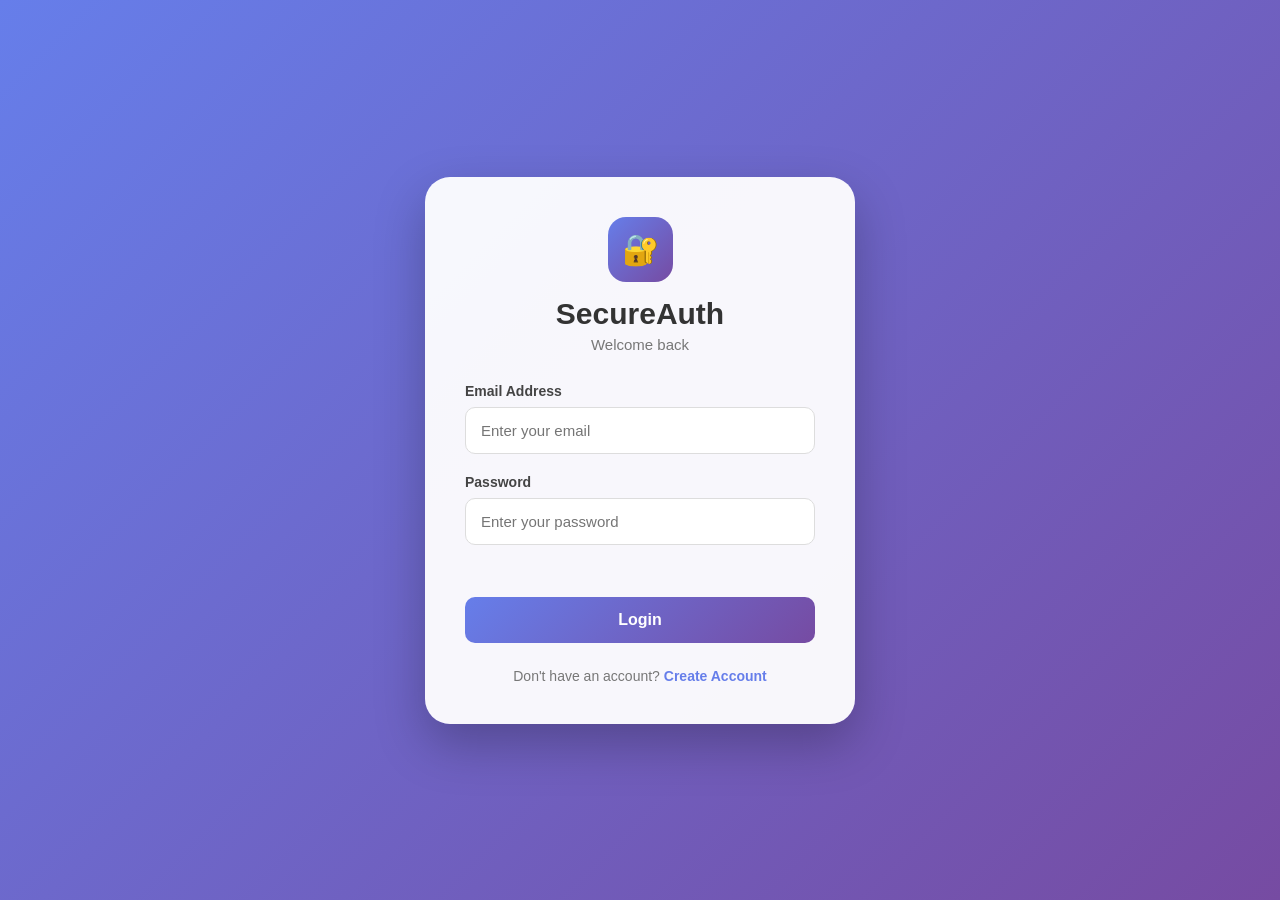
<file: Login-Authentication/index.html>
<!DOCTYPE html>
<html lang="en">
<head>
    <meta charset="UTF-8">
    <meta name="viewport" content="width=device-width, initial-scale=1.0">

    <title>Login | SecureAuth</title>

    <link rel="stylesheet" href="style.css">
</head>

<body>

    <div class="auth-container">

        <div class="auth-card">

            <div class="brand">
                <div class="brand-icon">🔐</div>
                <h1>SecureAuth</h1>
                <p>Welcome back</p>
            </div>

            <form id="loginForm">

                <div class="form-group">
                    <label for="loginEmail">Email Address</label>

                    <input
                        type="email"
                        id="loginEmail"
                        placeholder="Enter your email"
                        required
                    >
                </div>

                <div class="form-group">
                    <label for="loginPassword">Password</label>

                    <input
                        type="password"
                        id="loginPassword"
                        placeholder="Enter your password"
                        required
                    >
                </div>

                <p id="loginMessage" class="message"></p>

                <button type="submit" class="primary-btn">
                    Login
                </button>

            </form>

            <p class="switch-text">
                Don't have an account?
                <a href="register.html">Create Account</a>
            </p>

        </div>

    </div>

    <script src="script.js"></script>

</body>
</html>
</file>
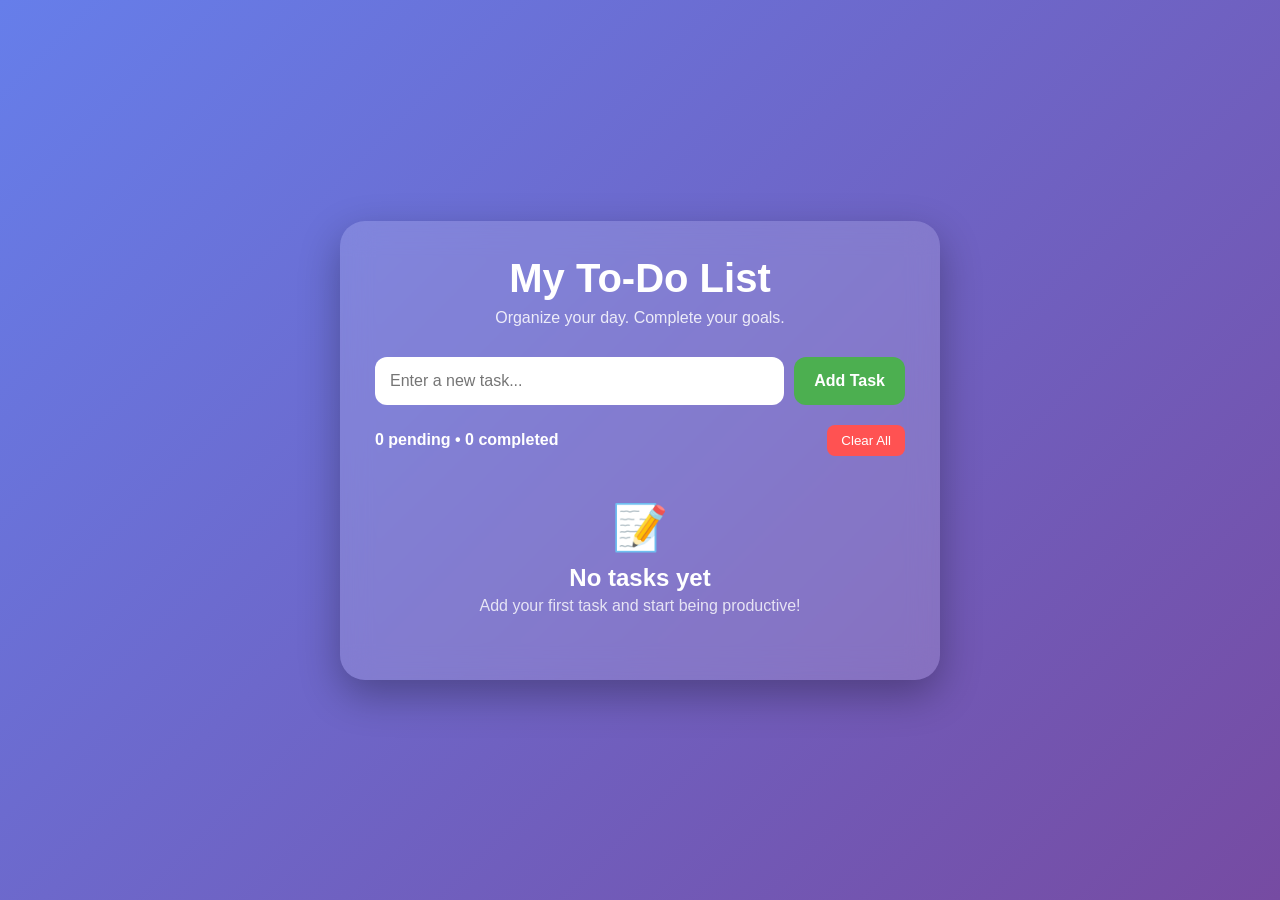
<file: ToDo-WebApp/index.html>
<!DOCTYPE html>
<html lang="en">
<head>
    <meta charset="UTF-8">
    <meta name="viewport" content="width=device-width, initial-scale=1.0">

    <title>My To-Do List</title>

    <link rel="stylesheet" href="style.css">
</head>

<body>

    <div class="container">

        <h1>My To-Do List</h1>

        <p class="subtitle">
            Organize your day. Complete your goals.
        </p>

        <div class="todo-input">

            <input
                type="text"
                id="taskInput"
                placeholder="Enter a new task..."
            >

            <button id="addTask">
                Add Task
            </button>

        </div>

        <div class="task-info">

            <span id="taskCount">
                0 tasks
            </span>

            <button id="clearAll">
                Clear All
            </button>

        </div>

        <ul id="taskList"></ul>

        <div id="emptyMessage">
            <div class="empty-icon">📝</div>

            <h2>No tasks yet</h2>

            <p>
                Add your first task and start being productive!
            </p>
        </div>

    </div>

    <script src="script.js"></script>

</body>
</html>
</file>
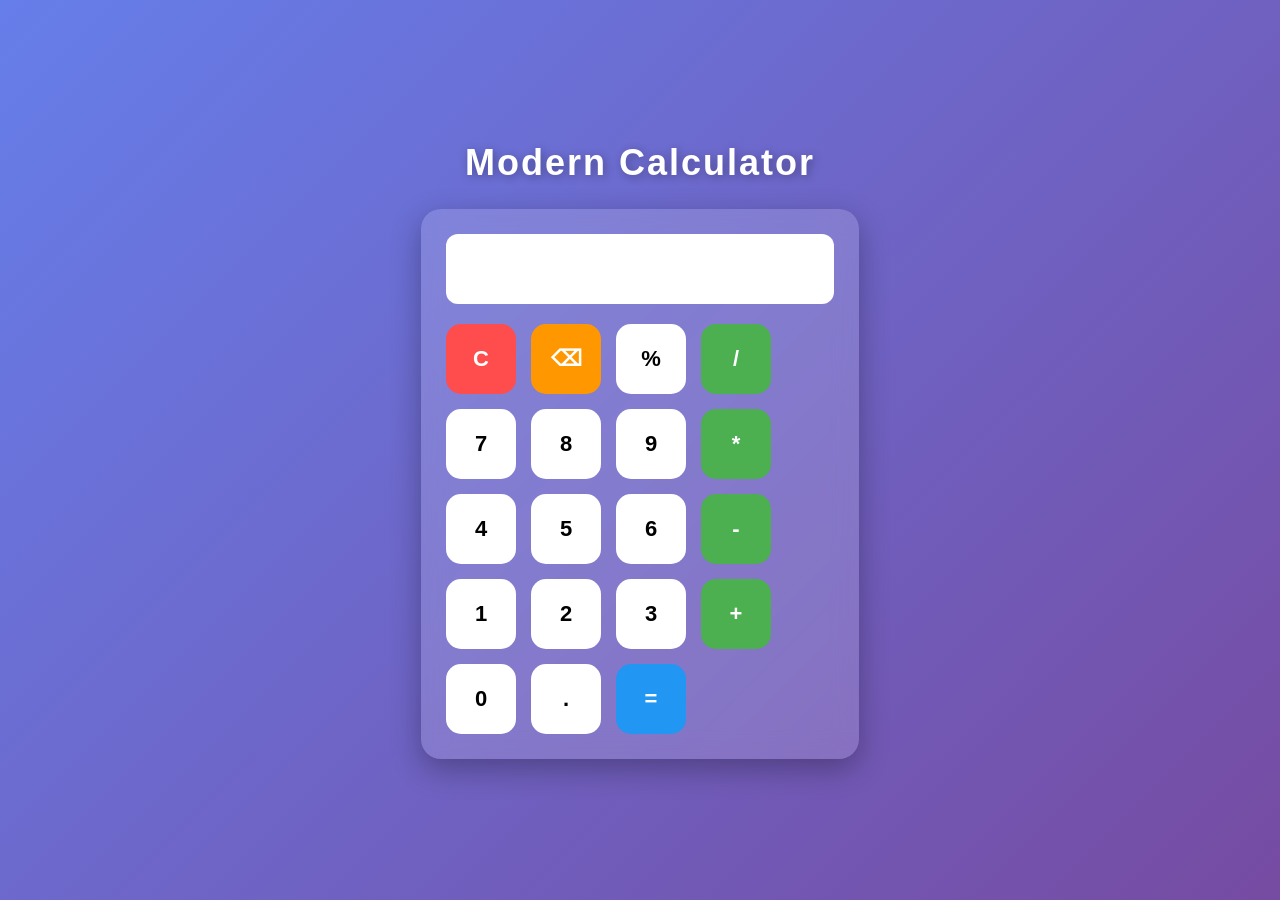
<file: WebDev-L2-Calculator/index.html>
<!DOCTYPE html>
<html lang="en">
<head>
    <meta charset="UTF-8">
    <meta name="viewport" content="width=device-width, initial-scale=1.0">
    <title>Modern Calculator</title>
    <link rel="stylesheet" href="style.css">
</head>
<body>

    <h1>Modern Calculator</h1>

    <div class="calculator">
        <input type="text" id="display" readonly>

        <div class="buttons">
            <button>C</button>
            <button>⌫</button>
            <button>%</button>
            <button>/</button>

            <button>7</button>
            <button>8</button>
            <button>9</button>
            <button>*</button>

            <button>4</button>
            <button>5</button>
            <button>6</button>
            <button>-</button>

            <button>1</button>
            <button>2</button>
            <button>3</button>
            <button>+</button>

            <button>0</button>
            <button>.</button>
            <button>=</button>
        </div>
    </div>

    <script src="script.js"></script>

</body>
</html>
</file>
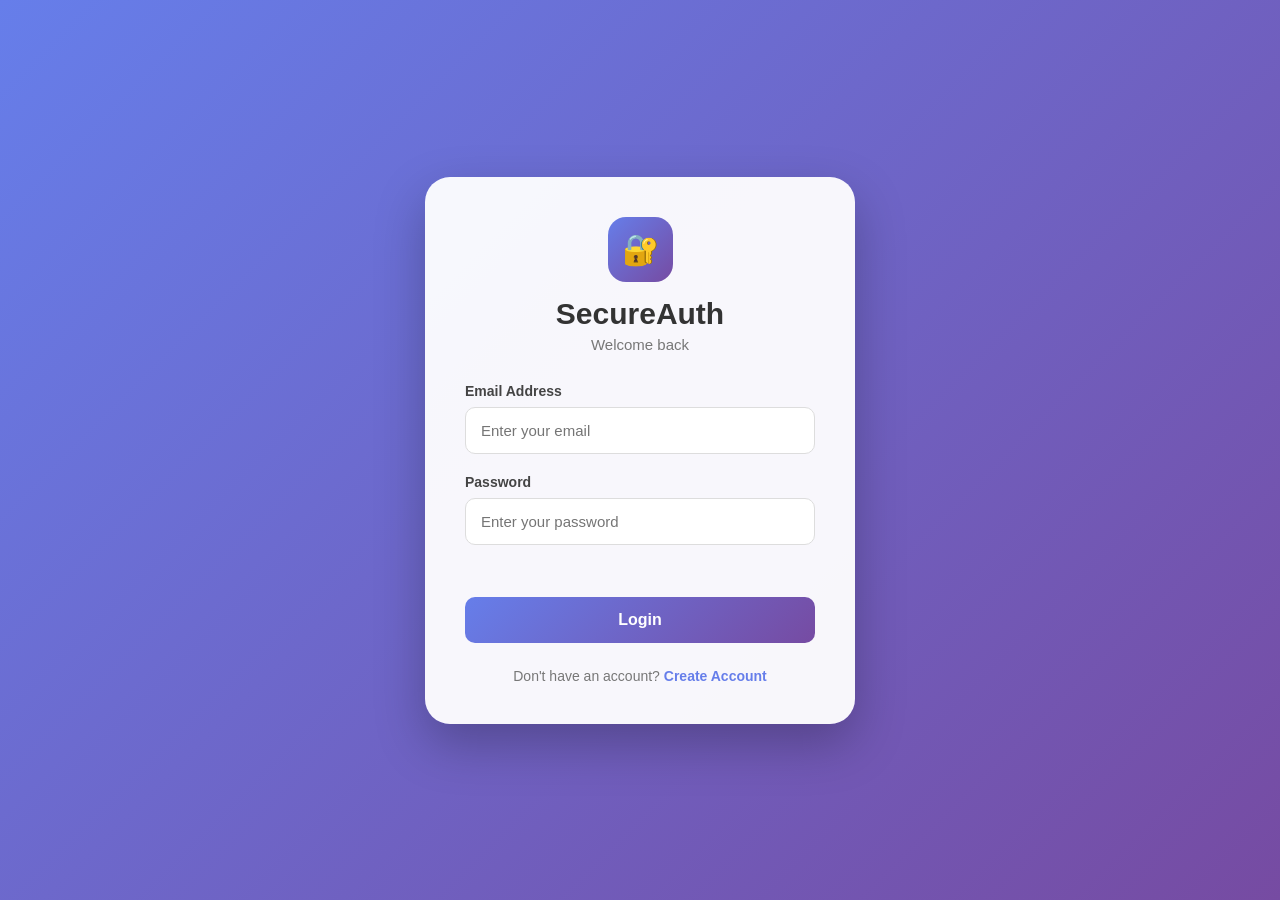
<file: Login-Authentication/dashboard.html>
<!DOCTYPE html>
<html lang="en">
<head>
    <meta charset="UTF-8">
    <meta name="viewport" content="width=device-width, initial-scale=1.0">

    <title>Dashboard | SecureAuth</title>

    <link rel="stylesheet" href="style.css">
</head>

<body>

    <div class="dashboard">

        <header class="dashboard-header">

            <div>
                <h1>SecureAuth</h1>
                <p>Protected Dashboard</p>
            </div>

            <button id="logoutButton" class="logout-btn">
                Logout
            </button>

        </header>

        <main class="dashboard-content">

            <div class="welcome-card">

                <div class="welcome-icon">
                    👋
                </div>

                <div>
                    <h2>
                        Welcome, <span id="userName">User</span>!
                    </h2>

                    <p>
                        You have successfully logged into your protected dashboard.
                    </p>
                </div>

            </div>

            <div class="dashboard-grid">

                <div class="info-card">
                    <div class="card-icon">👤</div>
                    <h3>Account</h3>
                    <p id="userEmail">Loading...</p>
                </div>

                <div class="info-card">
                    <div class="card-icon">🔒</div>
                    <h3>Security</h3>
                    <p>Password protected account</p>
                </div>

                <div class="info-card">
                    <div class="card-icon">✅</div>
                    <h3>Status</h3>
                    <p>Authenticated</p>
                </div>

            </div>

        </main>

    </div>

    <script src="script.js"></script>

</body>
</html>
</file>
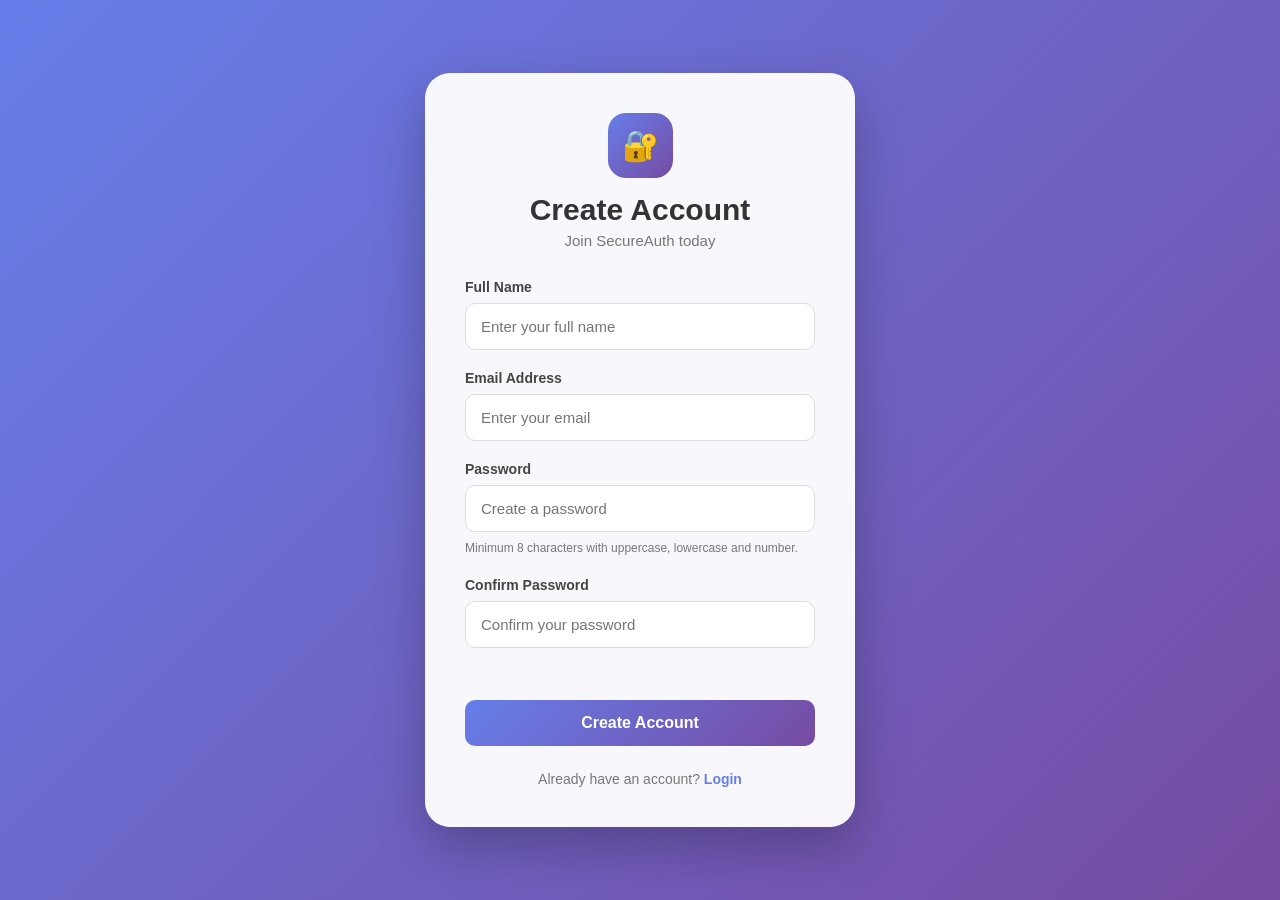
<file: Login-Authentication/register.html>
<!DOCTYPE html>
<html lang="en">
<head>
    <meta charset="UTF-8">
    <meta name="viewport" content="width=device-width, initial-scale=1.0">

    <title>Register | SecureAuth</title>

    <link rel="stylesheet" href="style.css">
</head>

<body>

    <div class="auth-container">

        <div class="auth-card">

            <div class="brand">
                <div class="brand-icon">🔐</div>
                <h1>Create Account</h1>
                <p>Join SecureAuth today</p>
            </div>

            <form id="registerForm">

                <div class="form-group">
                    <label for="registerName">Full Name</label>

                    <input
                        type="text"
                        id="registerName"
                        placeholder="Enter your full name"
                        required
                    >
                </div>

                <div class="form-group">
                    <label for="registerEmail">Email Address</label>

                    <input
                        type="email"
                        id="registerEmail"
                        placeholder="Enter your email"
                        required
                    >
                </div>

                <div class="form-group">
                    <label for="registerPassword">Password</label>

                    <input
                        type="password"
                        id="registerPassword"
                        placeholder="Create a password"
                        required
                    >

                    <small>
                        Minimum 8 characters with uppercase, lowercase and number.
                    </small>
                </div>

                <div class="form-group">
                    <label for="confirmPassword">Confirm Password</label>

                    <input
                        type="password"
                        id="confirmPassword"
                        placeholder="Confirm your password"
                        required
                    >
                </div>

                <p id="registerMessage" class="message"></p>

                <button type="submit" class="primary-btn">
                    Create Account
                </button>

            </form>

            <p class="switch-text">
                Already have an account?
                <a href="index.html">Login</a>
            </p>

        </div>

    </div>

    <script src="script.js"></script>

</body>
</html>
</file>
<file: Login-Authentication/style.css>
* {
    margin: 0;
    padding: 0;
    box-sizing: border-box;
    font-family: Arial, Helvetica, sans-serif;
}

body {
    min-height: 100vh;
    background: linear-gradient(135deg, #667eea, #764ba2);
    color: #333;
}

/* =========================
   AUTH PAGES
========================= */

.auth-container {
    min-height: 100vh;

    display: flex;
    justify-content: center;
    align-items: center;

    padding: 25px;
}

.auth-card {
    width: 100%;
    max-width: 430px;

    padding: 40px;

    background: rgba(255, 255, 255, 0.95);

    border-radius: 25px;

    box-shadow:
        0 20px 50px rgba(0, 0, 0, 0.25);

    animation: cardAppear 0.5s ease;
}

.brand {
    text-align: center;
    margin-bottom: 30px;
}

.brand-icon {
    width: 65px;
    height: 65px;

    margin: 0 auto 15px;

    display: flex;
    justify-content: center;
    align-items: center;

    border-radius: 18px;

    background: linear-gradient(135deg, #667eea, #764ba2);

    font-size: 30px;
}

.brand h1 {
    color: #333;
    font-size: 30px;
    margin-bottom: 5px;
}

.brand p {
    color: #777;
    font-size: 15px;
}

/* =========================
   FORM
========================= */

.form-group {
    margin-bottom: 20px;
}

.form-group label {
    display: block;

    margin-bottom: 8px;

    font-size: 14px;
    font-weight: bold;

    color: #444;
}

.form-group input {
    width: 100%;

    padding: 14px 15px;

    border: 1px solid #ddd;

    border-radius: 10px;

    outline: none;

    font-size: 15px;

    transition: 0.3s;
}

.form-group input:focus {
    border-color: #667eea;

    box-shadow:
        0 0 0 3px rgba(102, 126, 234, 0.12);
}

.form-group small {
    display: block;

    margin-top: 7px;

    color: #777;

    font-size: 12px;

    line-height: 1.5;
}

.primary-btn {
    width: 100%;

    padding: 14px;

    border: none;

    border-radius: 10px;

    background: linear-gradient(135deg, #667eea, #764ba2);

    color: white;

    font-size: 16px;

    font-weight: bold;

    cursor: pointer;

    transition: 0.3s;
}

.primary-btn:hover {
    transform: translateY(-2px);

    box-shadow:
        0 8px 20px rgba(102, 126, 234, 0.3);
}

.message {
    min-height: 20px;

    margin-bottom: 12px;

    text-align: center;

    font-size: 14px;

    font-weight: bold;
}

.success {
    color: #2e7d32;
}

.error {
    color: #d32f2f;
}

.switch-text {
    text-align: center;

    margin-top: 25px;

    color: #777;

    font-size: 14px;
}

.switch-text a {
    color: #667eea;

    font-weight: bold;

    text-decoration: none;
}

.switch-text a:hover {
    text-decoration: underline;
}

/* =========================
   DASHBOARD
========================= */

.dashboard {
    min-height: 100vh;
}

.dashboard-header {
    display: flex;

    justify-content: space-between;
    align-items: center;

    padding: 25px 7%;

    background: rgba(255, 255, 255, 0.95);

    box-shadow:
        0 5px 20px rgba(0, 0, 0, 0.1);
}

.dashboard-header h1 {
    color: #333;

    font-size: 28px;
}

.dashboard-header p {
    color: #777;

    margin-top: 4px;
}

.logout-btn {
    padding: 11px 20px;

    border: none;

    border-radius: 9px;

    background: #ff5252;

    color: white;

    font-weight: bold;

    cursor: pointer;

    transition: 0.3s;
}

.logout-btn:hover {
    background: #e53935;

    transform: translateY(-2px);
}

.dashboard-content {
    width: 86%;

    max-width: 1100px;

    margin: 50px auto;
}

.welcome-card {
    display: flex;

    align-items: center;

    gap: 20px;

    padding: 30px;

    background: rgba(255, 255, 255, 0.95);

    border-radius: 20px;

    box-shadow:
        0 10px 30px rgba(0, 0, 0, 0.15);

    margin-bottom: 30px;
}

.welcome-icon {
    width: 65px;
    height: 65px;

    display: flex;
    justify-content: center;
    align-items: center;

    border-radius: 18px;

    background: #eef0ff;

    font-size: 30px;
}

.welcome-card h2 {
    margin-bottom: 7px;

    color: #333;
}

.welcome-card p {
    color: #777;
}

.dashboard-grid {
    display: grid;

    grid-template-columns:
        repeat(3, 1fr);

    gap: 20px;
}

.info-card {
    padding: 30px;

    background: rgba(255, 255, 255, 0.95);

    border-radius: 18px;

    box-shadow:
        0 10px 30px rgba(0, 0, 0, 0.12);

    transition: 0.3s;
}

.info-card:hover {
    transform: translateY(-5px);
}

.card-icon {
    font-size: 30px;

    margin-bottom: 15px;
}

.info-card h3 {
    margin-bottom: 8px;

    color: #333;
}

.info-card p {
    color: #777;

    word-break: break-word;
}

/* =========================
   ANIMATION
========================= */

@keyframes cardAppear {

    from {
        opacity: 0;

        transform:
            translateY(20px);
    }

    to {
        opacity: 1;

        transform:
            translateY(0);
    }
}

/* =========================
   RESPONSIVE
========================= */

@media (max-width: 768px) {

    .auth-card {
        padding: 30px 22px;
    }

    .dashboard-header {
        padding: 20px;
    }

    .dashboard-header h1 {
        font-size: 23px;
    }

    .dashboard-content {
        width: 92%;

        margin: 30px auto;
    }

    .dashboard-grid {
        grid-template-columns: 1fr;
    }

    .welcome-card {
        align-items: flex-start;

        padding: 22px;
    }
}

@media (max-width: 500px) {

    .dashboard-header {
        flex-direction: column;

        align-items: flex-start;

        gap: 15px;
    }

    .logout-btn {
        width: 100%;
    }

    .welcome-card {
        flex-direction: column;
    }
}
</file>
<file: ToDo-WebApp/style.css>
* {
    margin: 0;
    padding: 0;
    box-sizing: border-box;
    font-family: Arial, Helvetica, sans-serif;
}

body {
    min-height: 100vh;
    display: flex;
    justify-content: center;
    align-items: center;
    padding: 30px 15px;
    background: linear-gradient(135deg, #667eea, #764ba2);
}

.container {
    width: 100%;
    max-width: 600px;
    padding: 35px;
    border-radius: 25px;
    background: rgba(255, 255, 255, 0.15);
    backdrop-filter: blur(15px);
    -webkit-backdrop-filter: blur(15px);
    box-shadow: 0 15px 40px rgba(0, 0, 0, 0.3);
}

h1 {
    text-align: center;
    color: white;
    font-size: 40px;
    margin-bottom: 8px;
}

.subtitle {
    text-align: center;
    color: rgba(255, 255, 255, 0.85);
    font-size: 16px;
    margin-bottom: 30px;
}

.todo-input {
    display: flex;
    gap: 10px;
    margin-bottom: 20px;
}

#taskInput {
    flex: 1;
    padding: 15px;
    border: none;
    outline: none;
    border-radius: 12px;
    font-size: 16px;
    background: white;
}

#addTask {
    padding: 15px 20px;
    border: none;
    border-radius: 12px;
    background: #4caf50;
    color: white;
    font-size: 16px;
    font-weight: bold;
    cursor: pointer;
    transition: 0.3s;
}

#addTask:hover {
    transform: translateY(-2px);
    box-shadow: 0 5px 15px rgba(0, 0, 0, 0.2);
}

.task-info {
    display: flex;
    justify-content: space-between;
    align-items: center;
    margin-bottom: 15px;
    color: white;
}

#taskCount {
    font-weight: bold;
}

#clearAll {
    border: none;
    background: #ff5252;
    color: white;
    padding: 8px 14px;
    border-radius: 8px;
    cursor: pointer;
    transition: 0.3s;
}

#clearAll:hover {
    background: #e53935;
}

#taskList {
    list-style: none;
}

.task {
    display: flex;
    align-items: center;
    justify-content: space-between;
    gap: 10px;
    background: white;
    padding: 15px;
    margin-bottom: 12px;
    border-radius: 12px;
    animation: slideIn 0.3s ease;
}

.task-left {
    display: flex;
    align-items: center;
    gap: 12px;
    flex: 1;
}

.task-checkbox {
    width: 20px;
    height: 20px;
    cursor: pointer;
}

.task-text {
    font-size: 16px;
    color: #333;
    word-break: break-word;
}

.completed .task-text {
    text-decoration: line-through;
    color: #999;
}

.button-section {
    display: flex;
    gap: 8px;
}

.edit-btn,
.delete-btn {
    border: none;
    color: white;
    padding: 8px 12px;
    border-radius: 8px;
    cursor: pointer;
    transition: 0.3s;
}

.edit-btn {
    background: #2196f3;
}

.edit-btn:hover {
    background: #1976d2;
    transform: scale(1.05);
}

.delete-btn {
    background: #ff5252;
}

.delete-btn:hover {
    background: #e53935;
    transform: scale(1.05);
}

#emptyMessage {
    text-align: center;
    color: white;
    padding: 30px 10px;
}

.empty-icon {
    font-size: 45px;
    margin-bottom: 10px;
}

#emptyMessage h2 {
    margin-bottom: 5px;
}

#emptyMessage p {
    color: rgba(255, 255, 255, 0.8);
}

@keyframes slideIn {
    from {
        opacity: 0;
        transform: translateY(10px);
    }

    to {
        opacity: 1;
        transform: translateY(0);
    }
}

@media (max-width: 600px) {

    .container {
        padding: 25px 18px;
    }

    h1 {
        font-size: 32px;
    }

    .todo-input {
        flex-direction: column;
    }

    #addTask {
        width: 100%;
    }

    .task {
        align-items: flex-start;
    }

    .button-section {
        flex-direction: column;
    }
}
</file>
<file: WebDev-L2-Calculator/style.css>
*{
    margin:0;
    padding:0;
    box-sizing:border-box;
    font-family:Arial, Helvetica, sans-serif;
}

body{
    display:flex;
    flex-direction:column;
    justify-content:center;
    align-items:center;
    min-height:100vh;
    background:linear-gradient(135deg,#667eea,#764ba2);
}

h1{
    color:white;
    margin-bottom:25px;
    font-size:36px;
    letter-spacing:2px;
    text-shadow:2px 2px 10px rgba(0,0,0,0.3);
}

.calculator{
    background:rgba(255,255,255,0.15);
    backdrop-filter:blur(12px);
    -webkit-backdrop-filter:blur(12px);
    padding:25px;
    border-radius:20px;
    box-shadow:0 10px 30px rgba(0,0,0,0.3);
}

#display{
    width:100%;
    height:70px;
    border:none;
    outline:none;
    border-radius:12px;
    margin-bottom:20px;
    padding:15px;
    font-size:28px;
    text-align:right;
    background:white;
    color:#333;
}

.buttons{
    display:grid;
    grid-template-columns:repeat(4,70px);
    gap:15px;
}

button{
    width:70px;
    height:70px;
    border:none;
    border-radius:15px;
    font-size:22px;
    cursor:pointer;
    background:white;
    transition:all 0.3s ease;
    font-weight:bold;
}

button:hover{
    transform:translateY(-3px);
    box-shadow:0 5px 15px rgba(0,0,0,0.2);
}

button:active{
    transform:scale(0.95);
}

/* Clear Button */
button:nth-child(1){
    background:#ff4d4d;
    color:white;
}

/* Backspace Button */
button:nth-child(2){
    background:#ff9800;
    color:white;
}

/* Operator Buttons */
button:nth-child(4),
button:nth-child(8),
button:nth-child(12),
button:nth-child(16){
    background:#4caf50;
    color:white;
}

/* Equal Button */
button:nth-child(19){
    background:#2196f3;
    color:white;
}

/* Responsive */
@media (max-width:500px){

    h1{
        font-size:28px;
    }

    .calculator{
        padding:20px;
    }

    .buttons{
        grid-template-columns:repeat(4,60px);
        gap:10px;
    }

    button{
        width:60px;
        height:60px;
        font-size:20px;
    }

    #display{
        height:60px;
        font-size:24px;
    }
}
</file>
